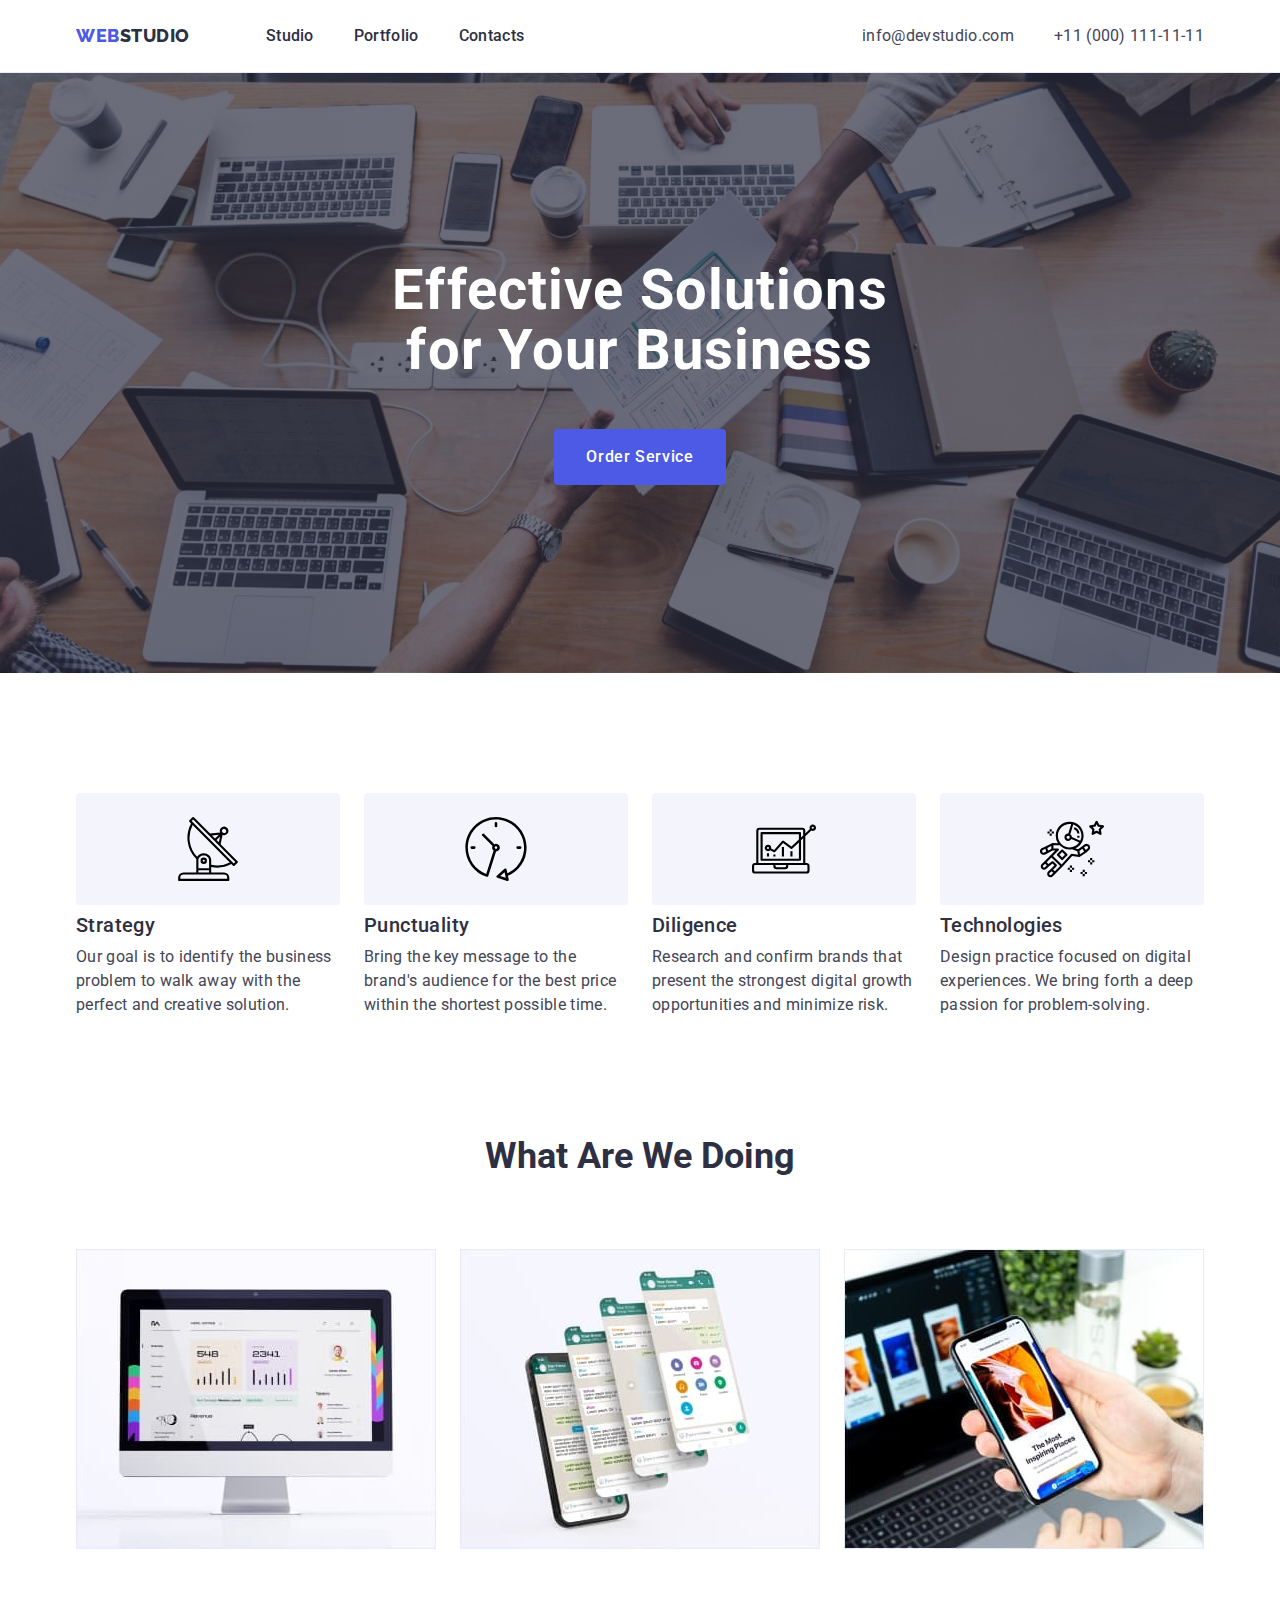
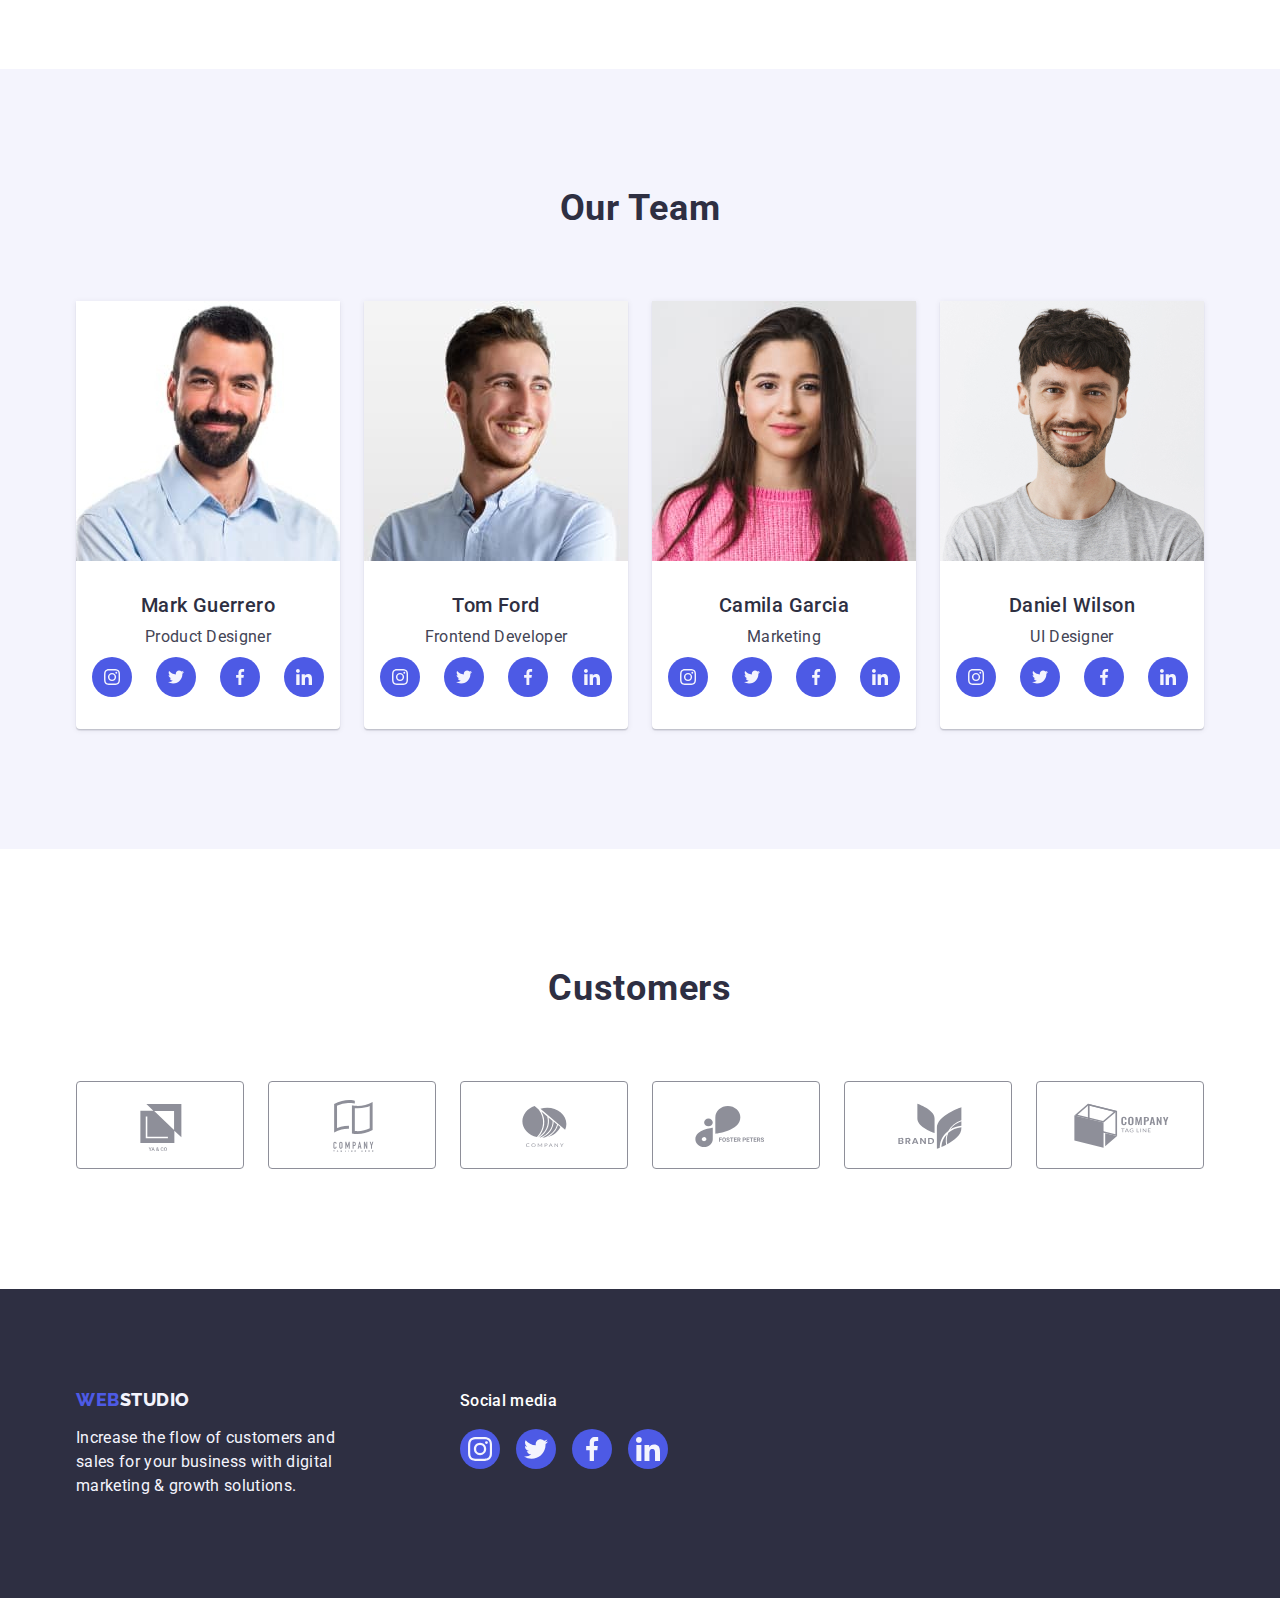
<file: index.html>
<!DOCTYPE html>
<html lang="en">
  <head>
    <meta charset="UTF-8" />
    <meta http-equiv="X-UA-Compatible" content="IE=edge" />
    <meta name="viewport" content="width=device-width, initial-scale=1.0" />
    <link
      rel="stylesheet"
      href="https://cdnjs.cloudflare.com/ajax/libs/modern-normalize/2.0.0/modern-normalize.min.css"
    />
    <link rel="stylesheet" href="./css/style.css" />
    <link rel="preconnect" href="https://fonts.googleapis.com" />
    <link rel="preconnect" href="https://fonts.gstatic.com" crossorigin />
    <link
      href="https://fonts.googleapis.com/css2?family=Raleway:wght@800&display=swap"
      rel="stylesheet"
    />
    <link
      href="https://fonts.googleapis.com/css2?family=Raleway:wght@800&family=Roboto:wght@400;500;700;900&display=swap"
      rel="stylesheet"
    />
    <title>WebStudio</title>
  </head>
  <body>
    <header class="header_section">
      <div class="container header_wrapper">
        <nav class="navigation_section">
          <a class="logo link" href="./index.html"
            >Web<span class="studio">Studio</span></a
          >
          <ul class="navigation_list list">
            <li class="navigation_item_list">
              <a class="navigation_item link" href="./index.html">Studio</a>
            </li>
            <li class="navigation_item_list">
              <a class="navigation_item link" href="./portfolio.html"
                >Portfolio</a
              >
            </li>
            <li class="navigation_item_list">
              <a class="navigation_item link" href="">Contacts</a>
            </li>
          </ul>
        </nav>
        <address class="adress_general">
          <ul class="adress list">
            <li class="adress_site">
              <a class="adress_item link" href="mailto:info@devstudio.com"
                >info@devstudio.com</a
              >
            </li>
            <li class="adress_tel">
              <a class="adress_item link" href="tel:+110001111111"
                >+11 (000) 111-11-11</a
              >
            </li>
          </ul>
        </address>
      </div>
    </header>
    <main>
      <section class="effective_section">
        <div class="container">
          <h1 class="title_main_section">
            Effective Solutions for Your Business
          </h1>
          <button class="btn_ord" type="button">Order Service</button>
        </div>
      </section>

      <section class="features">
        <div class="container">
          <h2 class="features_title">Features</h2>

          <ul class="features_ul list">
            <li class="features_item">
              <div class="feature_icon">
                <svg class="features_img" width="64" height="64">
                  <use href="./images/icons.svg#icon-antenna"></use>
                </svg>
              </div>
              <h3 class="features_subtitle">Strategy</h3>
              <p class="features_description">
                Our goal is to identify the business problem to walk away with
                the perfect and creative solution.
              </p>
            </li>
            <li class="features_item">
              <div class="feature_icon">
                <svg class="features_img" width="64" height="64">
                  <use href="./images/icons.svg#icon-clock"></use>
                </svg>
              </div>
              <h3 class="features_subtitle">Punctuality</h3>
              <p class="features_description">
                Bring the key message to the brand's audience for the best price
                within the shortest possible time.
              </p>
            </li>
            <li class="features_item">
              <div class="feature_icon">
                <svg class="features_img" width="64" height="64">
                  <use href="./images/icons.svg#icon-diagram"></use>
                </svg>
              </div>
              <h3 class="features_subtitle">Diligence</h3>
              <p class="features_description">
                Research and confirm brands that present the strongest digital
                growth opportunities and minimize risk.
              </p>
            </li>
            <li class="features_item">
              <div class="feature_icon">
                <svg class="features_img" width="64" height="64">
                  <use href="./images/icons.svg#icon-astronaut"></use>
                </svg>
              </div>
              <h3 class="features_subtitle">Technologies</h3>
              <p class="features_description">
                Design practice focused on digital experiences. We bring forth a
                deep passion for problem-solving.
              </p>
            </li>
          </ul>
        </div>
      </section>

      <section class="works">
        <div class="container">
          <h2 class="title_works">What are we doing</h2>
          <ul class="works_list list">
            <li class="work_photo">
              <img src="./images/desktop.jpg" alt="desctop" width="360" />
            </li>
            <li class="work_photo">
              <img src="./images/mobile.jpg" alt="desctop" width="360" />
            </li>
            <li class="work_photo">
              <img src="./images/mix.jpg" alt="adaptive" width="360" />
            </li>
          </ul>
        </div>
      </section>
      <section class="team">
        <div class="container">
          <h2 class="title_team">Our Team</h2>
          <ul class="list_team list">
            <li class="workers">
              <img src="./images/beard.jpg" alt="man" width="264" />
              <div class="container_team">
                <h3 class="title_workers">Mark Guerrero</h3>
                <p class="description_workers">Product Designer</p>
                <ul class="social_list list">
                  <li class="social_item">
                    <a href="" class="social_link link">
                      <svg class="social_svg" width="16" height="16">
                        <use href="./images/icons.svg#icon-instagram"></use>
                      </svg>
                    </a>
                  </li>
                  <li class="social_item">
                    <a href="" class="social_link link">
                      <svg class="social_svg" width="16" height="16">
                        <use href="./images/icons.svg#icon-twitter"></use>
                      </svg>
                    </a>
                  </li>
                  <li class="social_item">
                    <a href="" class="social_link link">
                      <svg class="social_svg" width="16" height="16">
                        <use href="./images/icons.svg#icon-facebook"></use>
                      </svg>
                    </a>
                  </li>
                  <li class="social_item">
                    <a href="" class="social_link link">
                      <svg class="social_svg" width="16" height="16">
                        <use href="./images/icons.svg#icon-linkedin"></use>
                      </svg>
                    </a>
                  </li>
                </ul>
              </div>
            </li>
            <li class="workers">
              <img src="./images/small_beard.jpg" alt="man" width="264" />
              <div class="container_team">
                <h3 class="title_workers">Tom Ford</h3>
                <p class="description_workers">Frontend Developer</p>
                <ul class="social_list list">
                  <li class="social_item">
                    <a href="" class="social_link link">
                      <svg class="social_svg" width="16" height="16">
                        <use href="./images/icons.svg#icon-instagram"></use>
                      </svg>
                    </a>
                  </li>
                  <li class="social_item">
                    <a href="" class="social_link link">
                      <svg class="social_svg" width="16" height="16">
                        <use href="./images/icons.svg#icon-twitter"></use>
                      </svg>
                    </a>
                  </li>
                  <li class="social_item">
                    <a href="" class="social_link link">
                      <svg class="social_svg" width="16" height="16">
                        <use href="./images/icons.svg#icon-facebook"></use>
                      </svg>
                    </a>
                  </li>
                  <li class="social_item">
                    <a href="" class="social_link link">
                      <svg class="social_svg" width="16" height="16">
                        <use href="./images/icons.svg#icon-linkedin"></use>
                      </svg>
                    </a>
                  </li>
                </ul>
              </div>
            </li>
            <li class="workers">
              <img src="./images/woman.jpg" alt="woman" width="264" />
              <div class="container_team">
                <h3 class="title_workers">Camila Garcia</h3>
                <p class="description_workers">Marketing</p>
                <ul class="social_list list">
                  <li class="social_item">
                    <a href="" class="social_link link">
                      <svg class="social_svg" width="16" height="16">
                        <use href="./images/icons.svg#icon-instagram"></use>
                      </svg>
                    </a>
                  </li>
                  <li class="social_item">
                    <a href="" class="social_link link">
                      <svg class="social_svg" width="16" height="16">
                        <use href="./images/icons.svg#icon-twitter"></use>
                      </svg>
                    </a>
                  </li>
                  <li class="social_item">
                    <a href="" class="social_link link">
                      <svg class="social_svg" width="16" height="16">
                        <use href="./images/icons.svg#icon-facebook"></use>
                      </svg>
                    </a>
                  </li>
                  <li class="social_item">
                    <a href="" class="social_link link">
                      <svg class="social_svg" width="16" height="16">
                        <use href="./images/icons.svg#icon-linkedin"></use>
                      </svg>
                    </a>
                  </li>
                </ul>
              </div>
            </li>
            <li class="workers">
              <img src="./images/medium_beard.jpg" alt="man" width="264" />
              <div class="container_team">
                <h3 class="title_workers">Daniel Wilson</h3>
                <p class="description_workers">UI Designer</p>
                <ul class="social_list list">
                  <li class="social_item">
                    <a href="" class="social_link link">
                      <svg class="social_svg" width="16" height="16">
                        <use href="./images/icons.svg#icon-instagram"></use>
                      </svg>
                    </a>
                  </li>
                  <li class="social_item">
                    <a href="" class="social_link link">
                      <svg class="social_svg" width="16" height="16">
                        <use href="./images/icons.svg#icon-twitter"></use>
                      </svg>
                    </a>
                  </li>
                  <li class="social_item">
                    <a href="" class="social_link link">
                      <svg class="social_svg" width="16" height="16">
                        <use href="./images/icons.svg#icon-facebook"></use>
                      </svg>
                    </a>
                  </li>
                  <li class="social_item">
                    <a href="" class="social_link link">
                      <svg class="social_svg" width="16" height="16">
                        <use href="./images/icons.svg#icon-linkedin"></use>
                      </svg>
                    </a>
                  </li>
                </ul>
              </div>
            </li>
          </ul>
        </div>
      </section>
      <section class="customers">
        <div class="container">
          <h2 class="title_customers">Customers</h2>
          <ul class="list_customers list">
            <li class="customer_item">
              <a href="" class="customers_link">
                <svg class="img_customers" width="104" height="56">
                  <use href="./images/icons.svg#icon-Logo"></use>
                </svg>
              </a>
            </li>
            <li class="customer_item">
              <a href="" class="customers_link">
                <svg class="img_customers" width="104" height="56">
                  <use href="./images/icons.svg#icon-Logo1"></use>
                </svg>
              </a>
            </li>
            <li class="customer_item">
              <a href="" class="customers_link">
                <svg class="img_customers" width="104" height="56">
                  <use href="./images/icons.svg#icon-Logo2"></use>
                </svg>
              </a>
            </li>
            <li class="customer_item">
              <a href="" class="customers_link">
                <svg class="img_customers" width="104" height="56">
                  <use href="./images/icons.svg#icon-Logo3"></use>
                </svg>
              </a>
            </li>
            <li class="customer_item">
              <a href="" class="customers_link">
                <svg class="img_customers" width="104" height="56">
                  <use href="./images/icons.svg#icon-Logo4"></use>
                </svg>
              </a>
            </li>
            <li class="customer_item">
              <a href="" class="customers_link">
                <svg class="img_customers" width="104" height="56">
                  <use href="./images/icons.svg#icon-Logo5"></use>
                </svg>
              </a>
            </li>
          </ul>
        </div>
      </section>
    </main>

    <footer class="footer_main">
      <div class="container footer_container">
        <div class="footer_text">
          <a class="logo_footer link" href="./index.html"
            >Web<span class="footer_logo_span">Studio</span></a
          >
          <p class="footer_p">
            Increase the flow of customers and sales for your business with
            digital marketing & growth solutions.
          </p>
        </div>
        <div class="social_footer">
          <p class="social_footer_text">Social media</p>
          <ul class="social_list social_list_footer list">
            <li class="social_item social_item_footer">
              <a href="" class="social_link social_link_footer link">
                <svg class="social_svg" width="24" height="24">
                  <use href="./images/icons.svg#icon-instagram"></use>
                </svg>
              </a>
            </li>
            <li class="social_item social_item_footer">
              <a href="" class="social_link social_link_footer link">
                <svg class="social_svg" width="24" height="24">
                  <use href="./images/icons.svg#icon-twitter"></use>
                </svg>
              </a>
            </li>
            <li class="social_item social_item_footer">
              <a href="" class="social_link social_link_footer link">
                <svg class="social_svg" width="24" height="24">
                  <use href="./images/icons.svg#icon-facebook"></use>
                </svg>
              </a>
            </li>
            <li class="social_item social_item_footer">
              <a href="" class="social_link social_link_footer link">
                <svg class="social_svg" width="24" height="24">
                  <use href="./images/icons.svg#icon-linkedin"></use>
                </svg>
              </a>
            </li>
          </ul>
        </div>
      </div>
    </footer>
  </body>
</html>
</file>
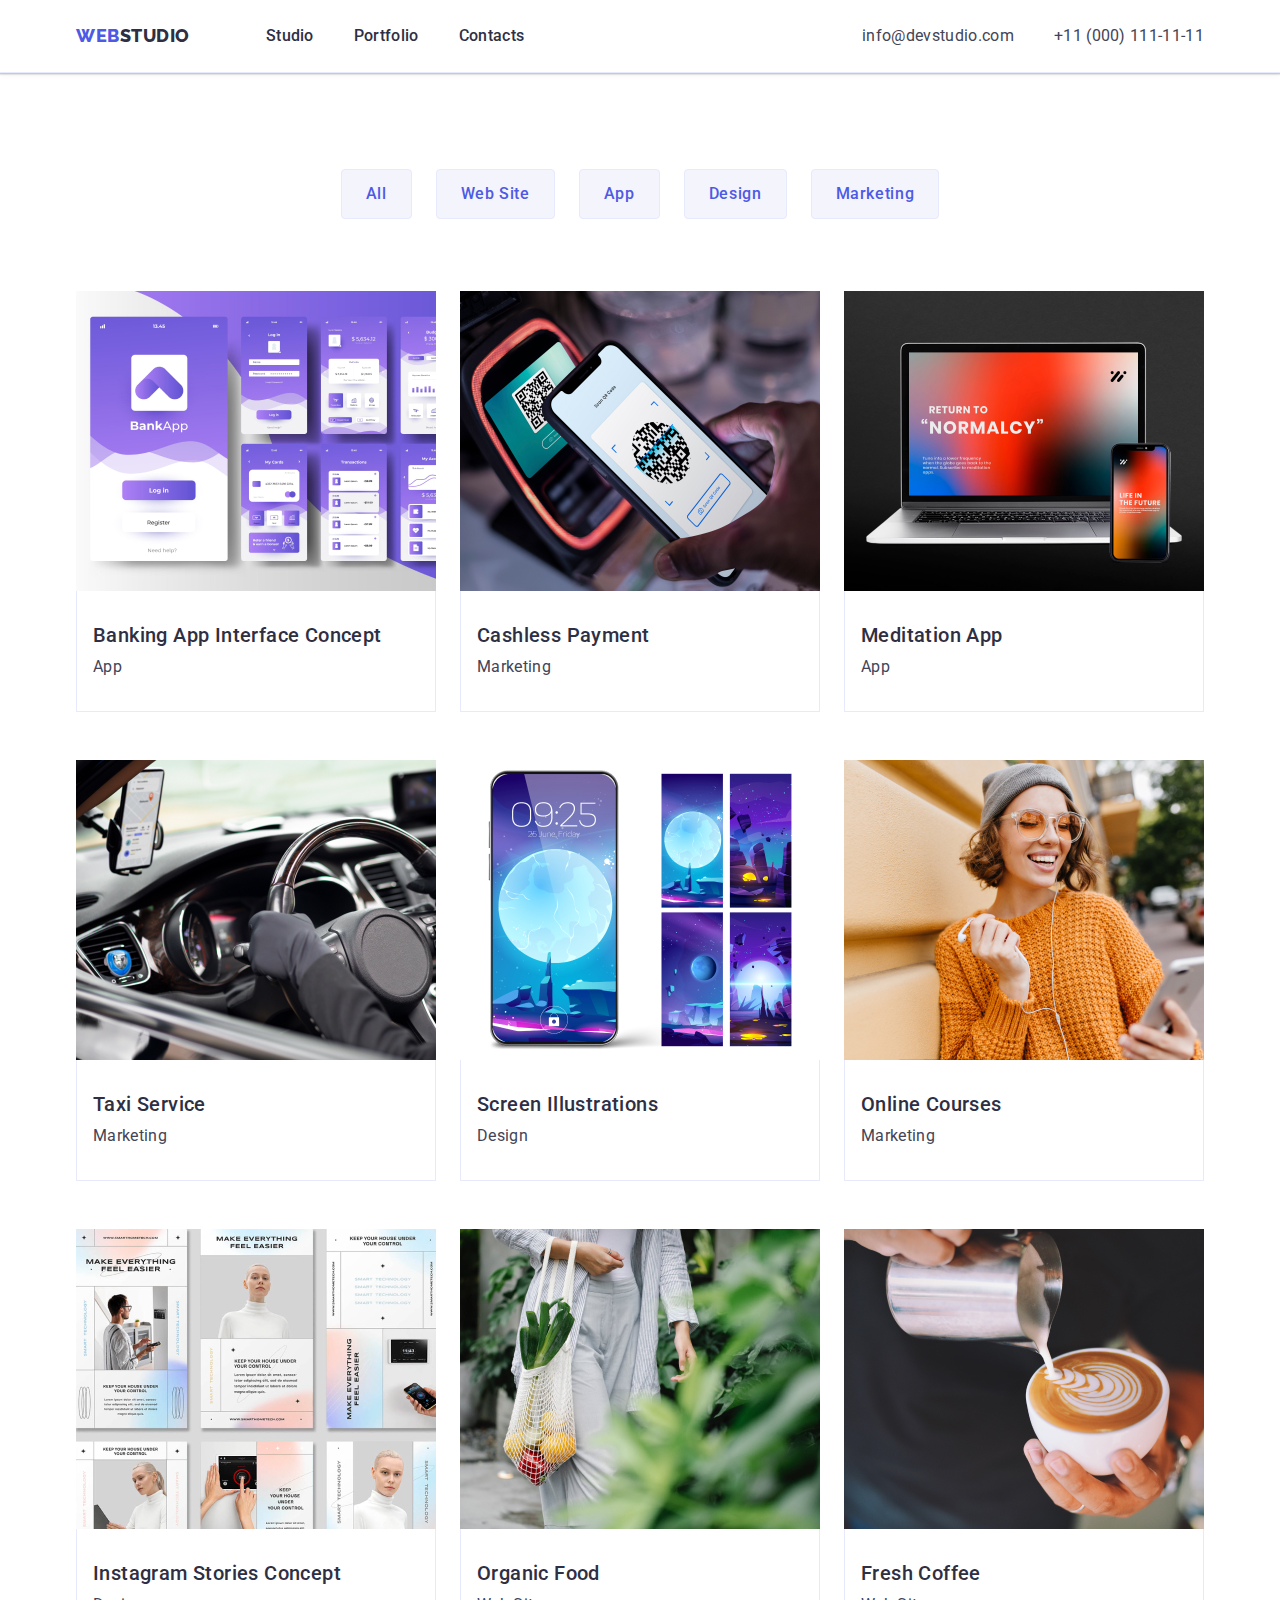
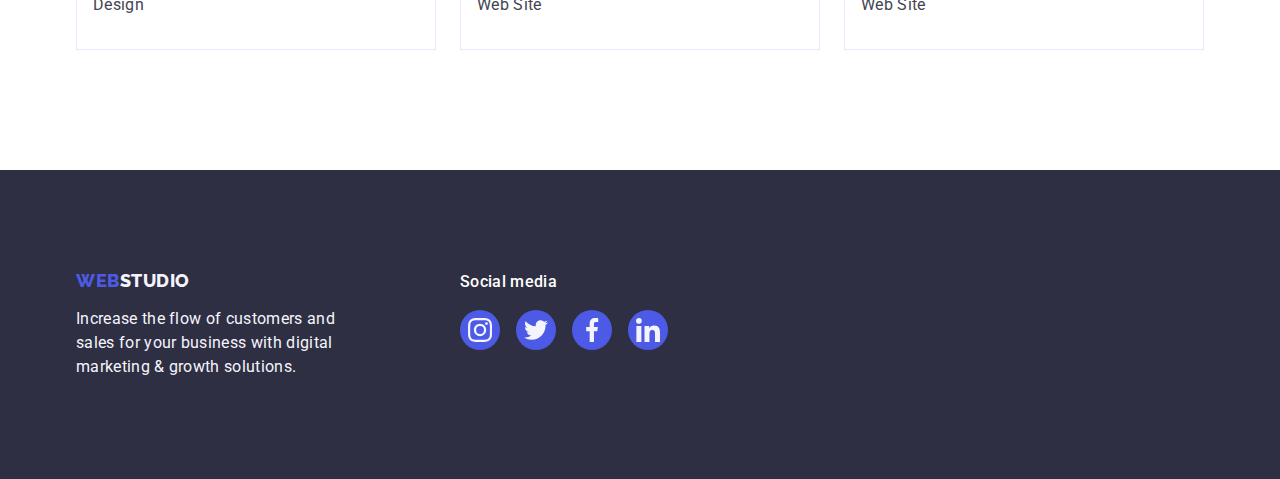
<file: portfolio.html>
<!DOCTYPE html>
<html lang="en">
  <head>
    <meta charset="UTF-8" />
    <meta http-equiv="X-UA-Compatible" content="IE=edge" />
    <meta name="viewport" content="width=device-width, initial-scale=1.0" />

    <link
      rel="stylesheet"
      href="https://cdnjs.cloudflare.com/ajax/libs/modern-normalize/2.0.0/modern-normalize.min.css"
    />
    <link rel="stylesheet" href="./css/style.css" />
    <link rel="preconnect" href="https://fonts.googleapis.com" />
    <link rel="preconnect" href="https://fonts.gstatic.com" crossorigin />
    <link
      href="https://fonts.googleapis.com/css2?family=Raleway:wght@800&display=swap"
      rel="stylesheet"
    />
    <link
      href="https://fonts.googleapis.com/css2?family=Raleway:wght@800&family=Roboto:wght@400;500;700;900&display=swap"
      rel="stylesheet"
    />
    <title>Portfolio</title>
  </head>
  <body>
    <header class="header_section">
      <div class="container header_wrapper">
        <nav class="navigation_section">
          <a class="logo link" href="./index.html"
            >Web<span class="studio">Studio</span></a
          >
          <ul class="navigation_list list">
            <li class="navigation_item_list">
              <a class="navigation_item link" href="./index.html">Studio</a>
            </li>
            <li class="navigation_item_list">
              <a class="navigation_item link" href="./portfolio.html"
                >Portfolio</a
              >
            </li>
            <li class="navigation_item_list">
              <a class="navigation_item link" href="">Contacts</a>
            </li>
          </ul>
        </nav>
        <address class="adress_general">
          <ul class="adress list">
            <li class="adress_site">
              <a class="adress_item link" href="mailto:info@devstudio.com"
                >info@devstudio.com</a
              >
            </li>
            <li class="adress_tel">
              <a class="adress_item link" href="tel:+110001111111"
                >+11 (000) 111-11-11</a
              >
            </li>
          </ul>
        </address>
      </div>
    </header>
    <main>
      <section class="main_section">
        <div class="container">
          <h1 class="features_title">Features</h1>
          <ul class="buttons_filtr list">
            <li class="button_portfolio_li">
              <button type="button" class="button_filtr">All</button>
            </li>
            <li class="button_portfolio_li">
              <button type="button" class="button_filtr">Web Site</button>
            </li>
            <li class="button_portfolio_li">
              <button type="button" class="button_filtr">App</button>
            </li>
            <li class="button_portfolio_li">
              <button type="button" class="button_filtr">Design</button>
            </li>
            <li class="button_portfolio_li">
              <button type="button" class="button_filtr">Marketing</button>
            </li>
          </ul>
          <ul class="photo_list list">
            <li class="photo_item">
              <a class="portfolio_card link" href="">
                <img
                  src="./images/hw2/img.jpeg"
                  alt="banking app"
                  class="photo"
                  width="360"
                />
                <div class="content_photo">
                  <h2 class="title_photo">Banking App Interface Concept</h2>
                  <p class="descriptionPhoto">App</p>
                </div>
              </a>
            </li>
            <li class="photo_item">
              <a class="portfolio_card link" href="">
                <img
                  src="./images/hw2/img2.jpeg"
                  alt="cashless payment"
                  class="photo"
                  width="360"
                />
                <div class="content_photo">
                  <h2 class="title_photo">Cashless Payment</h2>
                  <p class="descriptionPhoto">Marketing</p>
                </div>
              </a>
            </li>
            <li class="photo_item">
              <a class="portfolio_card link" href="">
                <img
                  src="./images/hw2/img3.jpeg"
                  alt="app"
                  class="photo"
                  width="360"
                />
                <div class="content_photo">
                  <h2 class="title_photo">Meditation App</h2>
                  <p class="descriptionPhoto">App</p>
                </div>
              </a>
            </li>
            <li class="photo_item">
              <a class="portfolio_card link" href="">
                <img
                  src="./images/hw2/img4.jpeg"
                  alt="taxi"
                  class="photo"
                  width="360"
                />
                <div class="content_photo">
                  <h2 class="title_photo">Taxi Service</h2>
                  <p class="descriptionPhoto">Marketing</p>
                </div>
              </a>
            </li>
            <li class="photo_item">
              <a class="portfolio_card link" href="">
                <img
                  src="./images/hw2/img5.jpeg"
                  alt="screen Illustrations"
                  class="photo"
                  width="360"
                />
                <div class="content_photo">
                  <h2 class="title_photo">Screen Illustrations</h2>
                  <p class="descriptionPhoto">Design</p>
                </div>
              </a>
            </li>
            <li class="photo_item">
              <a class="portfolio_card link" href="">
                <img
                  src="./images/hw2/img6.jpeg"
                  alt="woman"
                  class="photo"
                  width="360"
                />
                <div class="content_photo">
                  <h2 class="title_photo">Online Courses</h2>
                  <p class="descriptionPhoto">Marketing</p>
                </div>
              </a>
            </li>
            <li class="photo_item">
              <a class="portfolio_card link" href="">
                <img
                  src="./images/hw2/img7.jpeg"
                  alt="Instagram Stories"
                  class="photo"
                  width="360"
                />
                <div class="content_photo">
                  <h2 class="title_photo">Instagram Stories Concept</h2>
                  <p class="descriptionPhoto">Design</p>
                </div>
              </a>
            </li>
            <li class="photo_item">
              <a class="portfolio_card link" href="">
                <img
                  src="./images/hw2/img8.jpeg"
                  alt="food"
                  class="photo"
                  width="360"
                />
                <div class="content_photo">
                  <h2 class="title_photo">Organic Food</h2>
                  <p class="descriptionPhoto">Web Site</p>
                </div>
              </a>
            </li>
            <li class="photo_item">
              <a class="portfolio_card link" href="">
                <img
                  src="./images/hw2/img9.jpeg"
                  alt="coffee"
                  class="photo"
                  width="360"
                />
                <div class="content_photo">
                  <h2 class="title_photo">Fresh Coffee</h2>
                  <p class="descriptionPhoto">Web Site</p>
                </div>
              </a>
            </li>
          </ul>
        </div>
      </section>
    </main>

    <footer class="footer_main">
      <div class="container footer_container">
        <div class="footer_text">
          <a class="logo_footer link" href="./index.html"
            >Web<span class="footer_logo_span">Studio</span></a
          >
          <p class="footer_p">
            Increase the flow of customers and sales for your business with
            digital marketing & growth solutions.
          </p>
        </div>
        <div class="social_footer">
          <p class="social_footer_text">Social media</p>
          <ul class="social_list social_list_footer list">
            <li class="social_item social_item_footer">
              <a href="" class="social_link social_link_footer link">
                <svg class="social_svg" width="24" height="24">
                  <use href="./images/icons.svg#icon-instagram"></use>
                </svg>
              </a>
            </li>
            <li class="social_item social_item_footer">
              <a href="" class="social_link social_link_footer link">
                <svg class="social_svg" width="24" height="24">
                  <use href="./images/icons.svg#icon-twitter"></use>
                </svg>
              </a>
            </li>
            <li class="social_item social_item_footer">
              <a href="" class="social_link social_link_footer link">
                <svg class="social_svg" width="24" height="24">
                  <use href="./images/icons.svg#icon-facebook"></use>
                </svg>
              </a>
            </li>
            <li class="social_item social_item_footer">
              <a href="" class="social_link social_link_footer link">
                <svg class="social_svg" width="24" height="24">
                  <use href="./images/icons.svg#icon-linkedin"></use>
                </svg>
              </a>
            </li>
          </ul>
        </div>
      </div>
    </footer>
  </body>
</html>
</file>
<file: css/style.css>
:root {
  --slate: #434455;
  --iris: #4d5ae5;
  --navyblue: #2e2f42;
  --ocean: #404bbf;
}
h1,
h2,
h3,
h4,
h5,
h6,
p,
ul {
  margin: 0;
  padding: 0;
}
img {
  display: block;
  max-width: 100%;
  height: auto;
}
.container {
  width: 1158px;
  padding: 0 15px;
  margin: 0 auto;
}
body {
  font-family: "Roboto", sans-serif;
  color: var(--slate);
  background-color: #ffffff;
}
.link {
  text-decoration: none;
}
.list {
  list-style: none;
}

/* HEADER FOR TWO PAGEs*/
.header_section {
  border-bottom: 1px solid #e7e9fc;
  box-shadow: 0px 1px 6px 0px rgba(46, 47, 66, 0.08),
    0px 1px 1px 0px rgba(46, 47, 66, 0.16),
    0px 2px 1px 0px rgba(46, 47, 66, 0.08);
}
.header_wrapper {
  display: flex;
}
.logo {
  font-family: "Raleway", sans-serif;
  font-weight: 800;
  font-size: 18px;
  line-height: 1.17;
  letter-spacing: 0.03em;
  text-transform: uppercase;
  color: var(--iris);
  margin-right: 76px;
}
.navigation_section {
  display: flex;
  align-items: center;
}
.navigation_list {
  display: flex;
}
.navigation_item_list:not(:last-child) {
  margin-right: 40px;
}
.navigation_item {
  font-weight: 500;
  font-size: 16px;
  line-height: 1.5;
  letter-spacing: 0.02em;
  color: var(--navyblue);
  padding: 24px 0;
  display: block;
}
.navigation_item:hover {
  color: var(--ocean);
}
.navigation_item:focus {
  color: var(--ocean);
}

.adress_general {
  font-style: normal;
  margin-left: auto;
}
.adress {
  display: flex;
}
.adress_site {
  margin-right: 40px;
}

.studio {
  color: var(--navyblue);
}
.navigation_item {
  font-family: "Roboto", sans-serif;
  font-weight: 500;
  font-size: 16px;
  color: var(--navyblue);
  letter-spacing: 0.02em;
}
.navigation_item:active {
  color: var(--ocean);
  text-decoration: underline;
}

.adress_item {
  font-family: "Roboto", sans-serif;
  font-style: normal;
  font-weight: 400;
  font-size: 16px;
  color: var(--slate);
  letter-spacing: 0.02em;
  line-height: 1.5;
  padding: 24px 0;
  display: block;
}
.adress_item:hover {
  color: var(--ocean);
}
.adress_item:focus {
  color: var(--ocean);
}
/* END HEADER FOR TWO PAGEs*/
/*FOOTER FOR TWO PAGES */
.footer_container {
  display: flex;
  align-items: baseline;
}
.social_footer_text {
  color: white;
  margin-bottom: 16px;
  font-size: 16px;
  font-weight: 500;
  line-height: 1.5;
  letter-spacing: 0.02em;
}
.social_footer .social_list_footer {
  gap: 16px;
}

.social_item_footer:hover .social_link_footer {
  background-color: #31d0aa;
}
.social_item .social_link_footer:focus {
  background-color: #31d0aa;
}
.footer_text {
  margin-right: 120px;
}
.footer_p {
  font-family: "Roboto", sans-serif;
  font-style: normal;
  font-weight: 400;
  font-size: 16px;
  line-height: 24px;
  letter-spacing: 0.02em;
  color: #f4f4fd;
  width: 264px;
}
.logo_footer {
  font-family: "Raleway", sans-serif;
  line-height: 1.17;
  font-weight: 800;
  font-size: 18px;
  letter-spacing: 0.03em;
  text-transform: uppercase;
  color: var(--iris);
  display: inline-block;
  margin-bottom: 16px;
}
.footer_logo_span {
  color: #f4f4fd;
}
.footer_main {
  background-color: var(--navyblue);
  padding: 100px 0;
}
/*END FOOTER FOR TWO PAGES */
/*   
MAIN PAGE START
*/
.btn_ord {
  font-family: "Roboto", sans-serif;
  line-height: 24px;
  font-weight: 500;
  font-size: 16px;
  letter-spacing: 0.04em;
  color: #ffffff;
  background: var(--iris);
  cursor: pointer;
  display: block;
  min-width: 169px;
  height: 56px;
  border: none;
  margin: 0 auto;
  padding: 16px 32px;
  border-radius: 4px;

  margin-top: 48px;
}
.btn_ord:hover {
  background: var(--ocean);
}
.btn_ord:focus {
  background: var(--ocean);
}
.effective_section {
  font-family: "Roboto";
  margin: 0 auto;
  font-weight: 700;
  font-size: 56px;
  line-height: 60px;
  letter-spacing: 0.02em;
  color: #ffffff;
  padding: 188px 0;
  background-image: linear-gradient(
      rgba(46, 47, 66, 0.7),
      rgba(46, 47, 66, 0.7)
    ),
    url("../images/bg/bg.jpeg");
  background-repeat: no-repeat;
  background-position: center center;
  background-size: cover;
  max-width: 1440px;
}
.title_main_section {
  font-size: 56px;
  line-height: 1.07;
  text-align: center;
  letter-spacing: 0.02em;
  max-width: 496px;
  display: block;
  margin: 0 auto;
}
.features {
  padding: 120px 0;
}
.feature_icon {
  display: flex;
  justify-content: center;
  align-items: center;
  height: 112px;
  background-color: #f4f4fd;
  border-radius: 4px;
  margin-bottom: 8px;
}
.feature_icon svg {
  width: 64px;
  height: 64px;
}
.features_description {
  font-family: "Roboto";

  font-size: 16px;
  line-height: 24px;
  letter-spacing: 0.02em;
  color: var(--slate);
}
.features_ul {
  display: flex;
}

.features_item {
  width: calc((100% - 72px) / 4);
}
.features_item:not(:last-child) {
  margin-right: 24px;
}

.features_title {
  position: absolute;
  width: 1px;
  height: 1px;
  margin: -1px;
  border: 0;
  padding: 0;
  white-space: nowrap;
  clip-path: inset(100%);
  clip: rect(0 0 0 0);
  overflow: hidden;
}
.title_works {
  font-family: "Roboto", sans-serif;
  text-align: center;
  font-weight: 700;
  font-size: 36px;
  color: var(--navyblue);
  text-transform: capitalize;
  line-height: 1.11;
  margin-bottom: 72px;
}
.works {
  padding-bottom: 120px;
}
.works_list {
  display: flex;
}
.work_photo {
  display: block;
  width: calc((100% - 48px) / 3);
}
.work_photo:not(:last-child) {
  margin-right: 24px;
}

.team {
  background-color: #f4f4fd;
  padding: 120px 0;
}
.list_team {
  display: flex;
}
.title_team {
  font-family: "Roboto";
  line-height: 1.11;
  font-weight: 700;
  font-size: 36px;
  color: var(--navyblue);
  text-align: center;
  letter-spacing: 0.02em;
  text-transform: capitalize;
  margin-bottom: 72px;
}

.workers {
  background-color: #ffffff;
  width: calc((100% - 72px) / 4);
  border-radius: 0px 0px 4px 4px;
  box-shadow: 0px 2px 1px 0px rgba(46, 47, 66, 0.08),
    0px 1px 1px 0px rgba(46, 47, 66, 0.16),
    0px 1px 6px 0px rgba(46, 47, 66, 0.08);
}
.workers:not(:last-child) {
  margin-right: 24px;
}
.container_team {
  padding: 32px 16px;
}
.title_workers {
  font-family: "Roboto", sans-serif;
  font-weight: 500;
  font-size: 20px;
  line-height: 1.2;
  letter-spacing: 0.02em;
  color: var(--navyblue);
  text-align: center;
  margin-bottom: 8px;
}
.description_workers {
  font-size: 16px;
  letter-spacing: 0.02em;
  line-height: 1.5;
  color: var(--slate);
  text-align: center;
  margin-bottom: 8px;
}
.social_list {
  display: flex;
  justify-content: center;
  gap: 24px;
}
.social_link {
  display: flex;
  width: 40px;
  height: 40px;
  border-radius: 50%;
  background: #4d5ae5;
  justify-content: center;
  align-items: center;
}
.social_link:hover {
  background-color: #404bbf;
}
.social_link:focus {
  background-color: #404bbf;
  outline: none;
}
.social_link svg {
  fill: #f4f4fd;
}
.customers {
  padding: 120px 0;
}

.title_customers {
  font-size: 36px;
  font-family: Roboto;
  font-weight: 700;
  line-height: 40px;
  letter-spacing: 0.72px;
  text-align: center;
  margin-bottom: 72px;
  line-height: 1.11;
  color: #2e2f42;
}
.list_customers {
  display: flex;
  justify-content: center;
  gap: 24px;
}
.customer_item {
  width: calc((100% - 120px) / 6);
  height: 88px;
  border-radius: 4px;
}
.customers_link {
  width: 100%;
  height: 100%;
  border: 1px solid #8e8f99;
  border-radius: 4px;
  display: flex;
  justify-content: center;
  align-items: center;
  color: #8e8f99;
}

.customers_link:hover {
  border-color: #404bbf;
  color: #404bbf;
}
.customers_link:focus {
  border-color: #404bbf;
  color: #404bbf;
}
.img_customers {
  fill: currentColor;
}
/*MAIN PAGE END */
/* SECOND PAGE START*/
.main_section {
  padding: 96px 0 120px;
}

.buttons_filtr {
  display: flex;
  justify-content: center;
  margin-bottom: 72px;
}
.button_filtr {
  font-family: "Roboto", sans-serif;
  color: var(--iris);
  font-weight: 500;
  font-size: 16px;
  line-height: 1.5;
  background: #f4f4fd;
  border: 1px solid #e7e9fc;
  letter-spacing: 0.04em;
  cursor: pointer;
  display: block;
  padding: 12px 24px;
  border-radius: 4px;
}
.button_filtr:hover {
  background-color: var(--ocean);
  color: white;
  border: 1px solid transparent;
  box-shadow: 0px 2px 2px 0px rgba(0, 0, 0, 0.12),
    0px 2px 1px 0px rgba(0, 0, 0, 0.08), 0px 3px 1px 0px rgba(0, 0, 0, 0.1);
}
.button_filtr:focus {
  background-color: var(--ocean);
  color: white;
  border: 1px solid transparent;
  box-shadow: 0px 2px 2px 0px rgba(0, 0, 0, 0.12),
    0px 2px 1px 0px rgba(0, 0, 0, 0.08), 0px 3px 1px 0px rgba(0, 0, 0, 0.1);
}
.button_portfolio_li:not(:last-child) {
  margin-right: 24px;
}
.features_subtitle {
  font-family: "Roboto", sans-serif;
  font-weight: 500;
  font-size: 20px;
  line-height: 24px;
  letter-spacing: 0.02em;
  color: var(--navyblue);
  margin-bottom: 8px;
}
.title_photo {
  font-weight: 500;
  font-size: 20px;
  line-height: 1.2;
  letter-spacing: 0.02em;
  color: var(--navyblue);
  margin-bottom: 8px;
}
.portfolio_card {
  display: block;
}
.portfolio_card:hover {
  box-shadow: 0px 2px 1px 0px rgba(46, 47, 66, 0.08),
    0px 1px 1px 0px rgba(46, 47, 66, 0.16),
    0px 1px 6px 0px rgba(46, 47, 66, 0.08);
}
.portfolio_card:focus {
  box-shadow: 0px 2px 1px 0px rgba(46, 47, 66, 0.08),
    0px 1px 1px 0px rgba(46, 47, 66, 0.16),
    0px 1px 6px 0px rgba(46, 47, 66, 0.08);
}
.photo_list {
  display: flex;
  flex-wrap: wrap;
}
.photo_item {
  width: calc((100% - 48px) / 3);
  margin-right: 24px;
  margin-bottom: 48px;
}

.photo_item:nth-child(3n) {
  margin-right: 0;
}
.photo_item:nth-last-child(-n + 3) {
  margin-bottom: 0;
}

.descriptionPhoto {
  font-family: "Roboto", sans-serif;
  font-weight: 400;
  font-size: 16px;
  line-height: 24px;
  letter-spacing: 0.02em;
  color: var(--slate);
}
.content_photo {
  padding: 32px 16px;
  border: 1px solid #e7e9fc;
  border-top: none;
}
/* SECOND MAIN PAGE END*/
</file>
